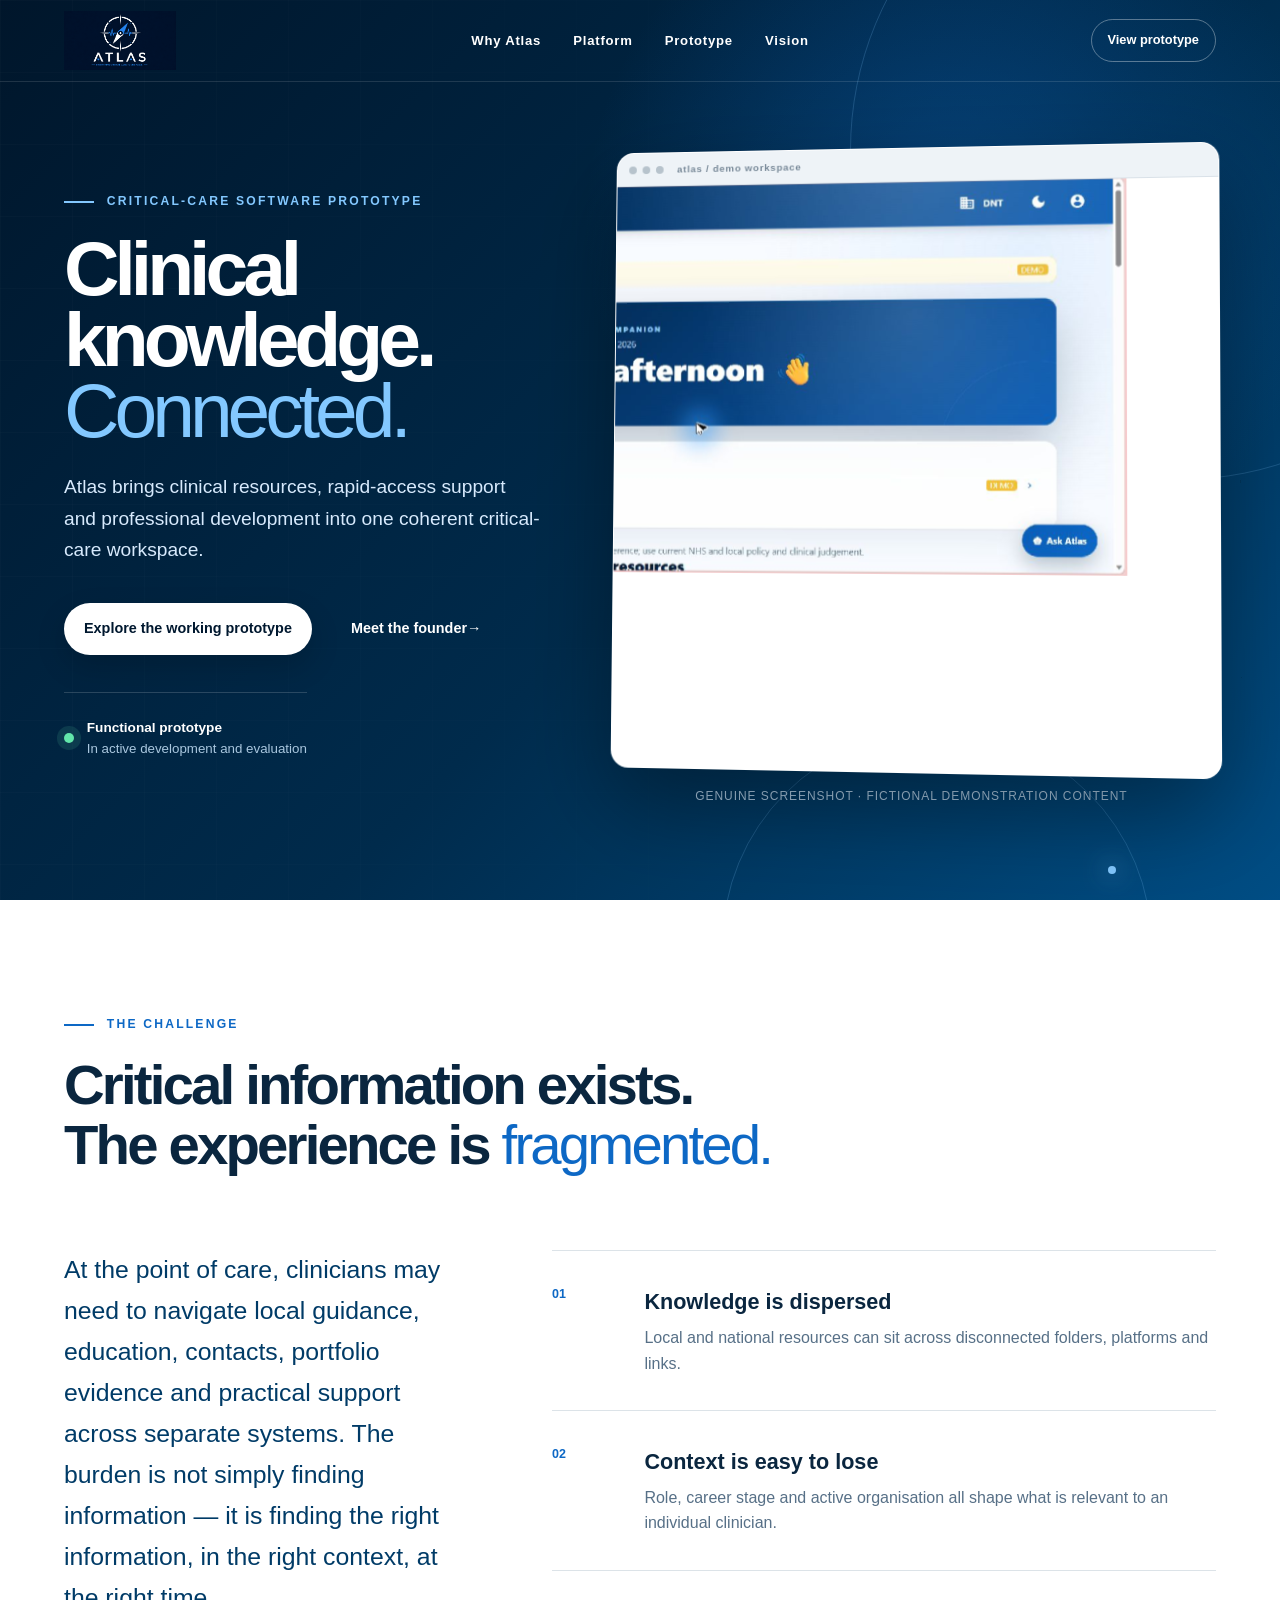
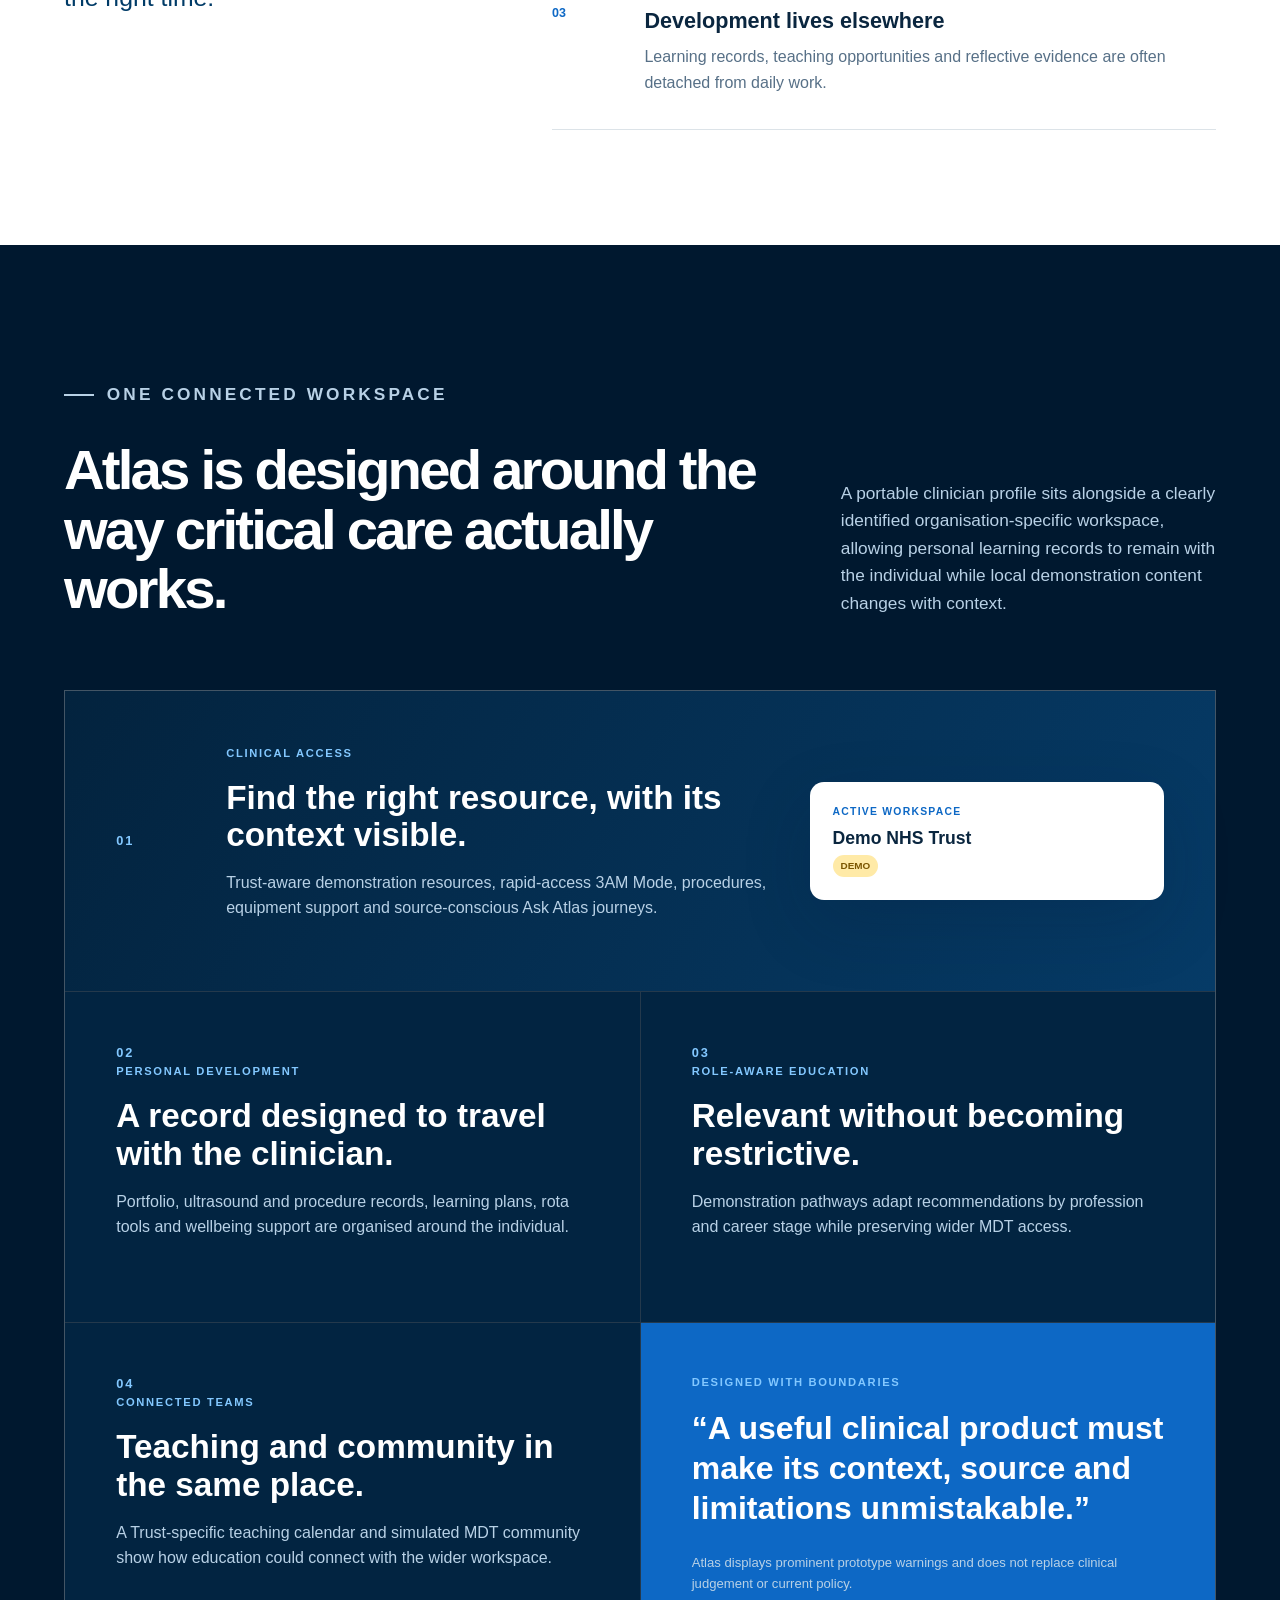
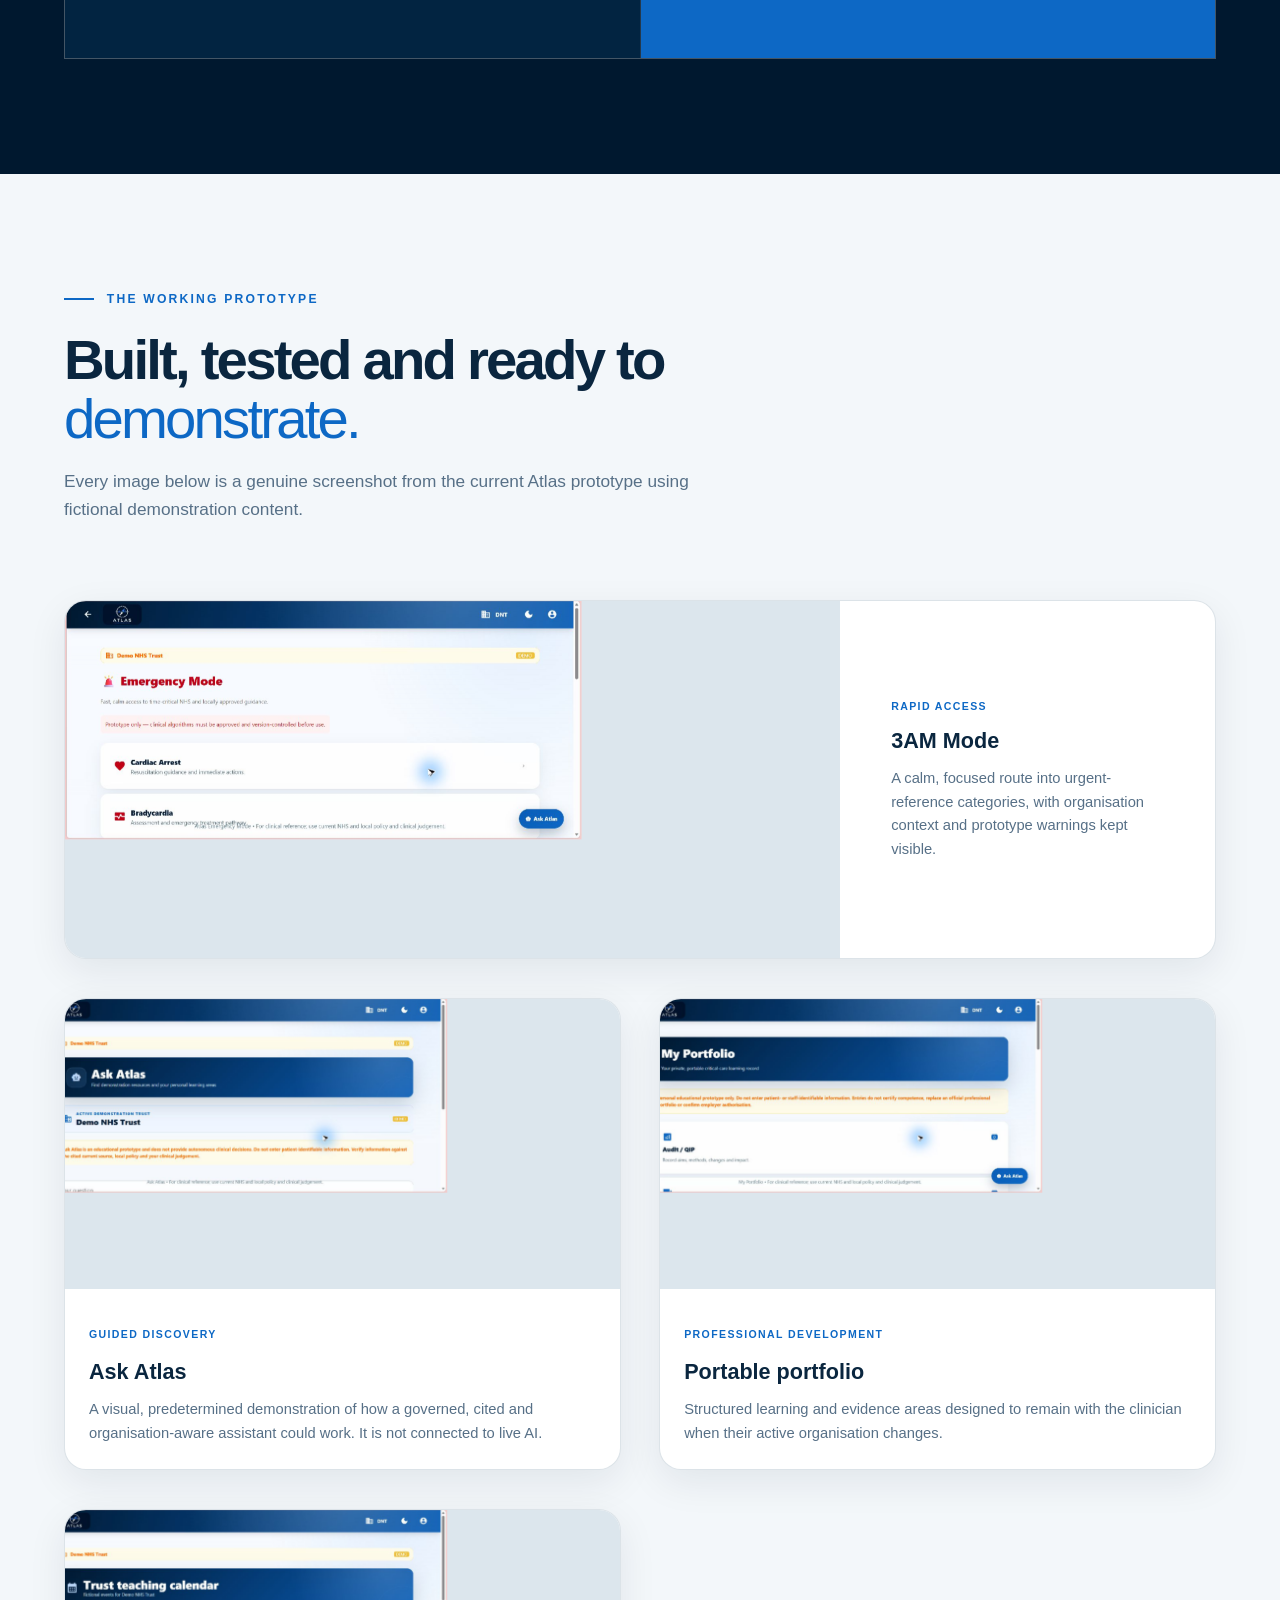
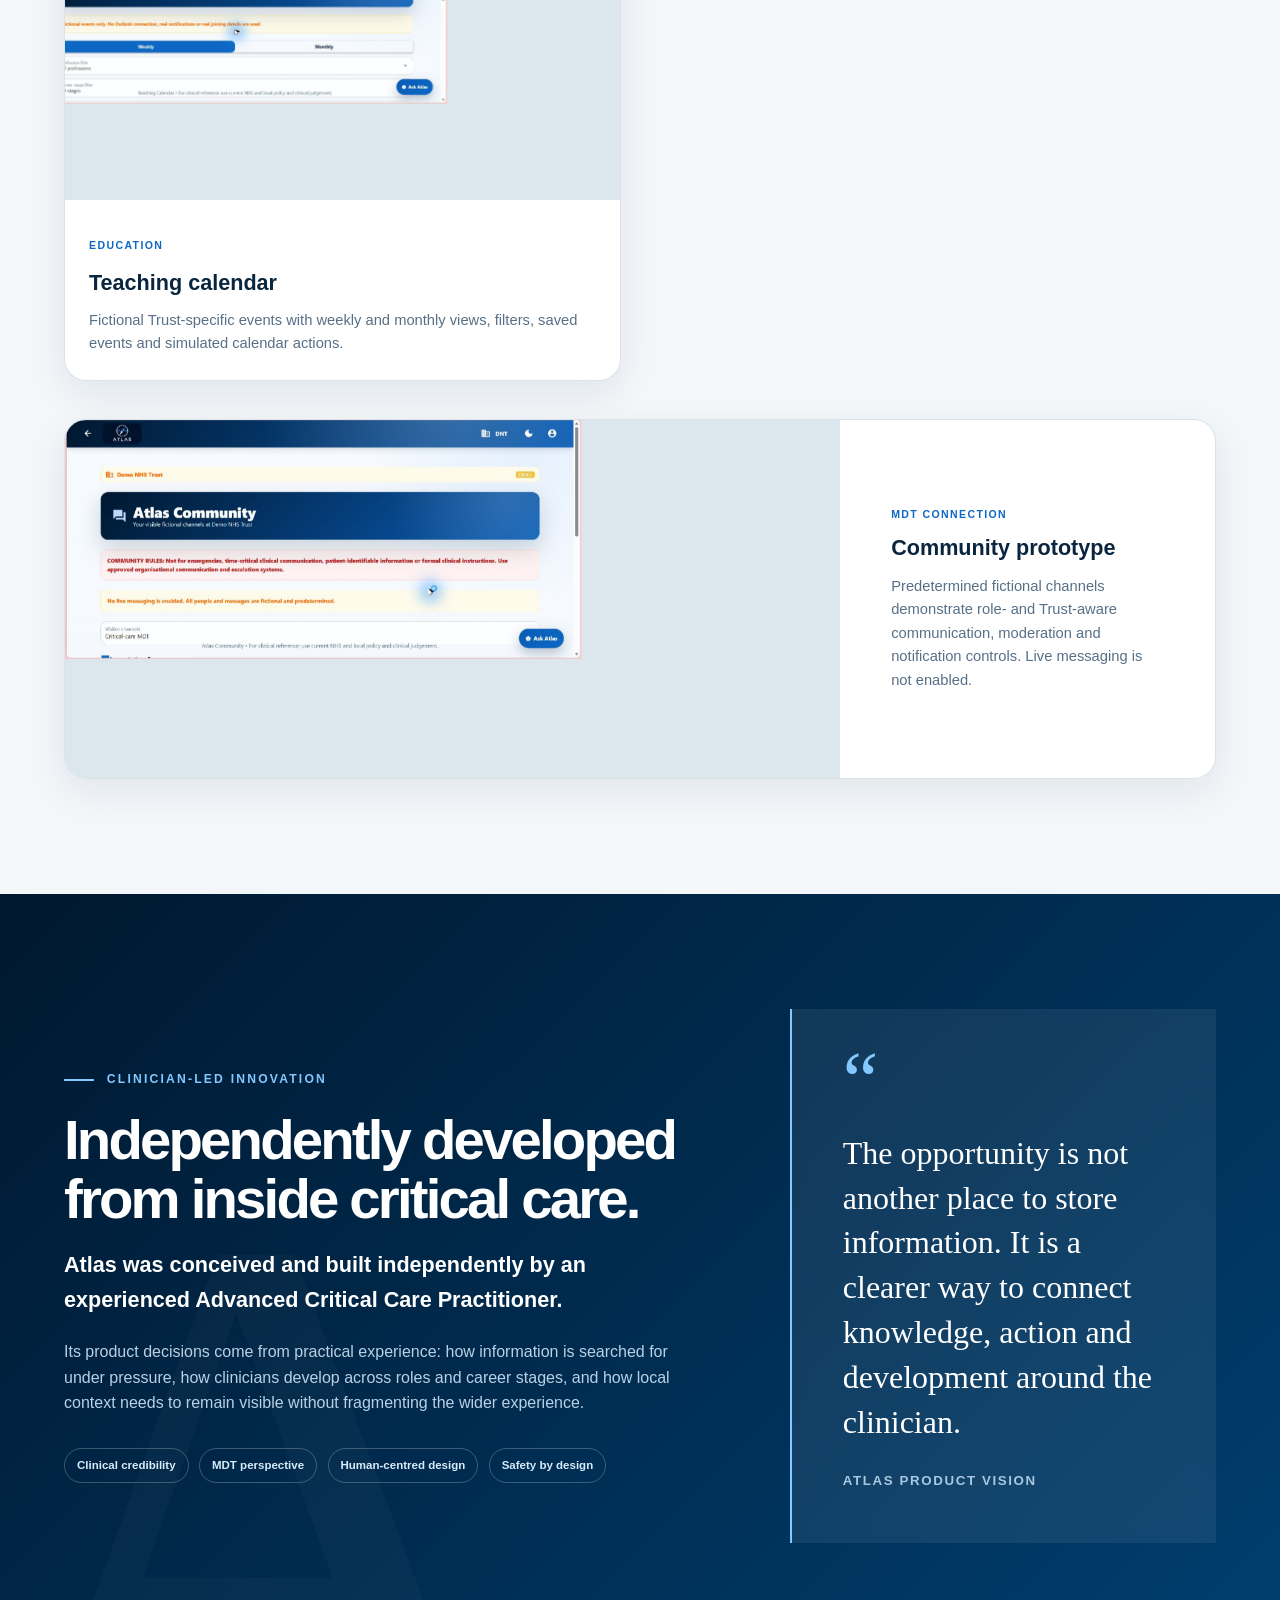
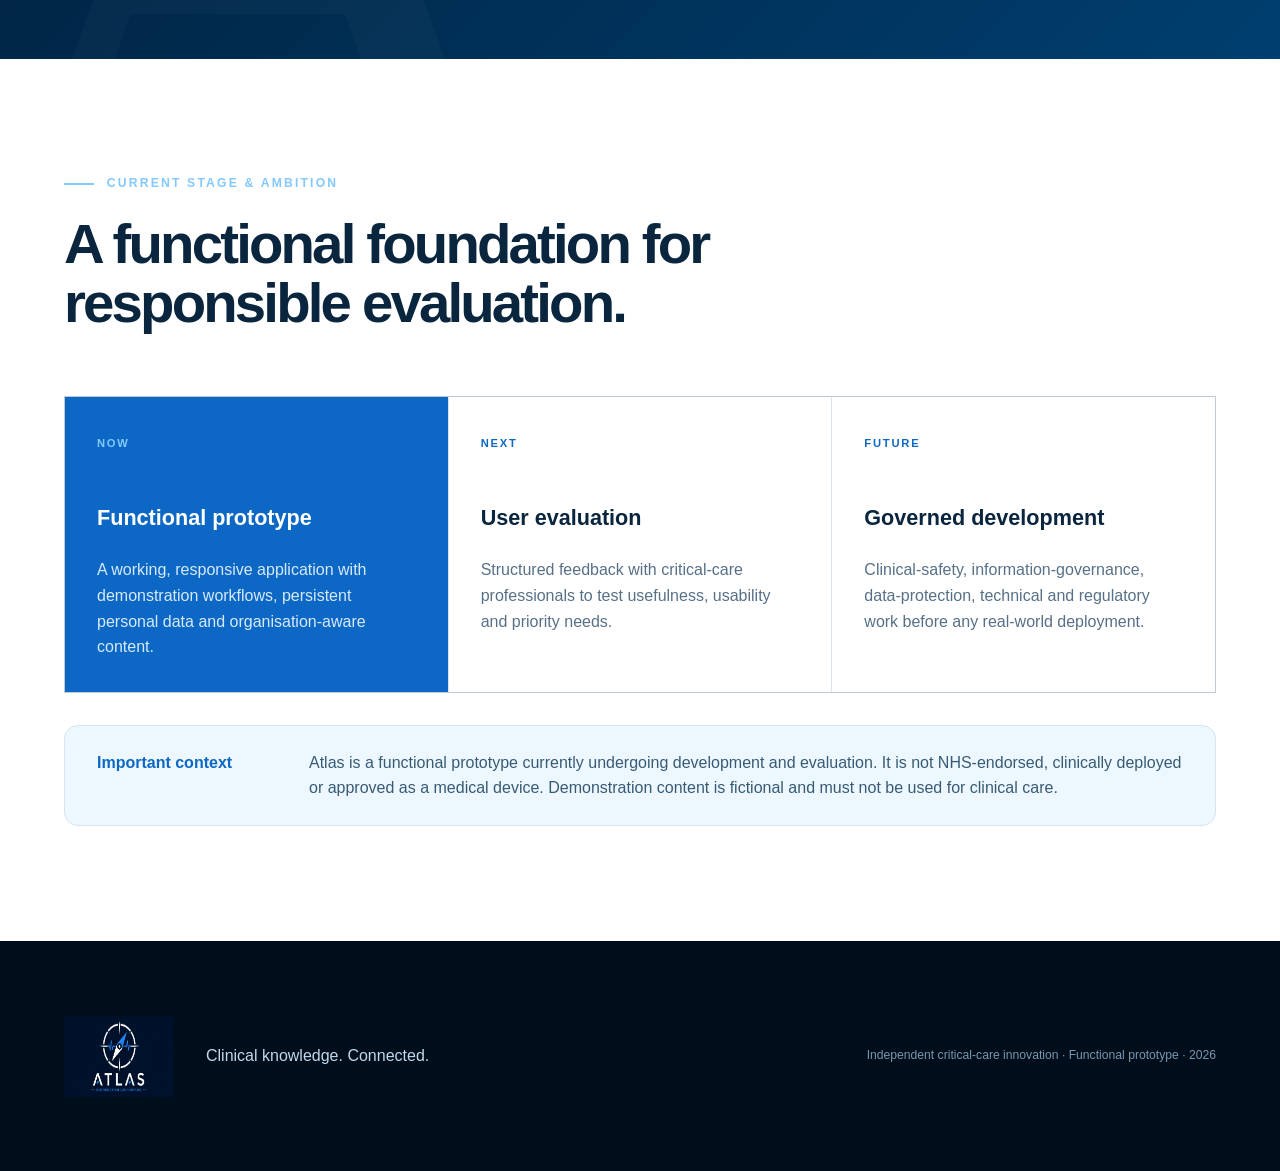
<file: index.html>
<!doctype html>
<html lang="en-GB">
<head>
  <meta charset="utf-8">
  <meta name="viewport" content="width=device-width, initial-scale=1">
  <meta name="description" content="Atlas is a functional critical-care software prototype independently developed by an Advanced Critical Care Practitioner.">
  <meta name="theme-color" content="#00182f">
  <meta property="og:title" content="Atlas — Clinical knowledge. Connected.">
  <meta property="og:description" content="A functional critical-care software prototype designed around the realities of clinical practice.">
  <meta property="og:type" content="website">
  <title>Atlas — Clinical knowledge. Connected.</title>
  <link rel="icon" href="assets/atlas-logo.png" type="image/png">
  <link rel="stylesheet" href="styles.css">
</head>
<body>
  <a class="skip-link" href="#main">Skip to main content</a>

  <header class="site-header" data-header>
    <a class="brand" href="#top" aria-label="Atlas home">
      <img src="assets/atlas-logo.png" alt="" width="116" height="78">
    </a>
    <nav aria-label="Primary navigation">
      <a href="#why">Why Atlas</a>
      <a href="#platform">Platform</a>
      <a href="#prototype">Prototype</a>
      <a href="#vision">Vision</a>
    </nav>
    <a class="header-cta" href="#prototype">View prototype</a>
  </header>

  <main id="main">
    <section class="hero" id="top" aria-labelledby="hero-title">
      <div class="hero-grid" aria-hidden="true"></div>
      <div class="hero-orbit hero-orbit-one" aria-hidden="true"></div>
      <div class="hero-orbit hero-orbit-two" aria-hidden="true"></div>
      <div class="hero-copy reveal">
        <p class="eyebrow"><span></span> Critical-care software prototype</p>
        <h1 id="hero-title">Clinical knowledge.<br><em>Connected.</em></h1>
        <p class="hero-intro">Atlas brings clinical resources, rapid-access support and professional development into one coherent critical-care workspace.</p>
        <div class="hero-actions">
          <a class="button button-primary" href="#prototype">Explore the working prototype</a>
          <a class="button button-quiet" href="#story">Meet the founder <span aria-hidden="true">→</span></a>
        </div>
        <div class="hero-status" aria-label="Project status">
          <span class="pulse" aria-hidden="true"></span>
          <div><strong>Functional prototype</strong><small>In active development and evaluation</small></div>
        </div>
      </div>

      <div class="hero-product reveal delay-one">
        <div class="product-frame">
          <div class="frame-bar" aria-hidden="true"><span></span><span></span><span></span><b>atlas / demo workspace</b></div>
          <img src="assets/atlas-home.png" alt="Atlas prototype home screen showing a fictional Demo NHS Trust workspace" width="1280" height="590">
        </div>
        <p class="image-note">Genuine screenshot · fictional demonstration content</p>
      </div>
    </section>

    <section class="problem section" id="why" aria-labelledby="problem-title">
      <div class="section-heading reveal">
        <p class="eyebrow dark"><span></span> The challenge</p>
        <h2 id="problem-title">Critical information exists.<br>The experience is <em>fragmented.</em></h2>
      </div>
      <div class="problem-layout">
        <p class="problem-lead reveal">At the point of care, clinicians may need to navigate local guidance, education, contacts, portfolio evidence and practical support across separate systems. The burden is not simply finding information — it is finding the right information, in the right context, at the right time.</p>
        <div class="fragment-stack" aria-label="Examples of fragmentation">
          <article class="fragment reveal"><span>01</span><div><h3>Knowledge is dispersed</h3><p>Local and national resources can sit across disconnected folders, platforms and links.</p></div></article>
          <article class="fragment reveal delay-one"><span>02</span><div><h3>Context is easy to lose</h3><p>Role, career stage and active organisation all shape what is relevant to an individual clinician.</p></div></article>
          <article class="fragment reveal delay-two"><span>03</span><div><h3>Development lives elsewhere</h3><p>Learning records, teaching opportunities and reflective evidence are often detached from daily work.</p></div></article>
        </div>
      </div>
    </section>

    <section class="platform section" id="platform" aria-labelledby="platform-title">
      <div class="platform-intro reveal">
        <p class="eyebrow"><span></span> One connected workspace</p>
        <h2 id="platform-title">Atlas is designed around the way critical care actually works.</h2>
        <p>A portable clinician profile sits alongside a clearly identified organisation-specific workspace, allowing personal learning records to remain with the individual while local demonstration content changes with context.</p>
      </div>

      <div class="capability-grid">
        <article class="capability capability-wide reveal">
          <div class="capability-number">01</div>
          <div><p class="tag">Clinical access</p><h3>Find the right resource, with its context visible.</h3><p>Trust-aware demonstration resources, rapid-access 3AM Mode, procedures, equipment support and source-conscious Ask Atlas journeys.</p></div>
          <div class="mini-interface" aria-hidden="true"><span>Active workspace</span><strong>Demo NHS Trust</strong><i>DEMO</i></div>
        </article>
        <article class="capability reveal delay-one">
          <div class="capability-number">02</div>
          <p class="tag">Personal development</p>
          <h3>A record designed to travel with the clinician.</h3>
          <p>Portfolio, ultrasound and procedure records, learning plans, rota tools and wellbeing support are organised around the individual.</p>
        </article>
        <article class="capability reveal delay-two">
          <div class="capability-number">03</div>
          <p class="tag">Role-aware education</p>
          <h3>Relevant without becoming restrictive.</h3>
          <p>Demonstration pathways adapt recommendations by profession and career stage while preserving wider MDT access.</p>
        </article>
        <article class="capability reveal">
          <div class="capability-number">04</div>
          <p class="tag">Connected teams</p>
          <h3>Teaching and community in the same place.</h3>
          <p>A Trust-specific teaching calendar and simulated MDT community show how education could connect with the wider workspace.</p>
        </article>
        <article class="capability capability-accent reveal delay-one">
          <p class="tag">Designed with boundaries</p>
          <blockquote>“A useful clinical product must make its context, source and limitations unmistakable.”</blockquote>
          <p class="small">Atlas displays prominent prototype warnings and does not replace clinical judgement or current policy.</p>
        </article>
      </div>
    </section>

    <section class="prototype section" id="prototype" aria-labelledby="prototype-title">
      <div class="section-heading reveal">
        <p class="eyebrow dark"><span></span> The working prototype</p>
        <h2 id="prototype-title">Built, tested and ready to <em>demonstrate.</em></h2>
        <p>Every image below is a genuine screenshot from the current Atlas prototype using fictional demonstration content.</p>
      </div>

      <div class="gallery">
        <figure class="gallery-item gallery-feature reveal">
          <button class="screenshot-button" type="button" data-image="assets/atlas-3am-mode.png" data-caption="3AM Mode — rapid-access demonstration pathways with clear prototype boundaries">
            <img src="assets/atlas-3am-mode.png" alt="Atlas 3AM Mode showing fictional rapid-access clinical categories and prototype warnings" width="1280" height="590" loading="lazy">
            <span class="zoom-label">View full screen</span>
          </button>
          <figcaption><span>Rapid access</span><strong>3AM Mode</strong><p>A calm, focused route into urgent-reference categories, with organisation context and prototype warnings kept visible.</p></figcaption>
        </figure>

        <figure class="gallery-item reveal delay-one">
          <button class="screenshot-button" type="button" data-image="assets/atlas-ask-atlas.png" data-caption="Ask Atlas — a source-conscious, predetermined educational demonstration">
            <img src="assets/atlas-ask-atlas.png" alt="Ask Atlas educational prototype displaying the active fictional Trust and clinical safety wording" width="1280" height="590" loading="lazy">
            <span class="zoom-label">View full screen</span>
          </button>
          <figcaption><span>Guided discovery</span><strong>Ask Atlas</strong><p>A visual, predetermined demonstration of how a governed, cited and organisation-aware assistant could work. It is not connected to live AI.</p></figcaption>
        </figure>

        <figure class="gallery-item reveal">
          <button class="screenshot-button" type="button" data-image="assets/atlas-portfolio.png" data-caption="My Portfolio — a portable personal critical-care learning record">
            <img src="assets/atlas-portfolio.png" alt="Atlas My Portfolio screen showing a private portable critical-care learning record" width="1280" height="590" loading="lazy">
            <span class="zoom-label">View full screen</span>
          </button>
          <figcaption><span>Professional development</span><strong>Portable portfolio</strong><p>Structured learning and evidence areas designed to remain with the clinician when their active organisation changes.</p></figcaption>
        </figure>

        <figure class="gallery-item reveal delay-one">
          <button class="screenshot-button" type="button" data-image="assets/atlas-teaching-calendar.png" data-caption="Teaching calendar — fictional Trust-specific events with role and career-stage filters">
            <img src="assets/atlas-teaching-calendar.png" alt="Atlas Trust teaching calendar with weekly and monthly views and fictional event notice" width="1280" height="590" loading="lazy">
            <span class="zoom-label">View full screen</span>
          </button>
          <figcaption><span>Education</span><strong>Teaching calendar</strong><p>Fictional Trust-specific events with weekly and monthly views, filters, saved events and simulated calendar actions.</p></figcaption>
        </figure>

        <figure class="gallery-item gallery-wide reveal">
          <button class="screenshot-button" type="button" data-image="assets/atlas-community.png" data-caption="Atlas Community — fictional, predetermined MDT channels with visible safety rules">
            <img src="assets/atlas-community.png" alt="Atlas Community prototype showing fictional channels and clear communication safety rules" width="1280" height="590" loading="lazy">
            <span class="zoom-label">View full screen</span>
          </button>
          <figcaption><span>MDT connection</span><strong>Community prototype</strong><p>Predetermined fictional channels demonstrate role- and Trust-aware communication, moderation and notification controls. Live messaging is not enabled.</p></figcaption>
        </figure>
      </div>
    </section>

    <section class="founder section" id="story" aria-labelledby="founder-title">
      <div class="founder-mark" aria-hidden="true">A</div>
      <div class="founder-copy reveal">
        <p class="eyebrow"><span></span> Clinician-led innovation</p>
        <h2 id="founder-title">Independently developed from inside critical care.</h2>
        <p class="founder-lead">Atlas was conceived and built independently by an experienced Advanced Critical Care Practitioner.</p>
        <p>Its product decisions come from practical experience: how information is searched for under pressure, how clinicians develop across roles and career stages, and how local context needs to remain visible without fragmenting the wider experience.</p>
        <div class="founder-principles">
          <span>Clinical credibility</span><span>MDT perspective</span><span>Human-centred design</span><span>Safety by design</span>
        </div>
      </div>
      <aside class="founder-quote reveal delay-one">
        <span class="quote-mark" aria-hidden="true">“</span>
        <p>The opportunity is not another place to store information. It is a clearer way to connect knowledge, action and development around the clinician.</p>
        <small>Atlas product vision</small>
      </aside>
    </section>

    <section class="vision section" id="vision" aria-labelledby="vision-title">
      <div class="vision-header reveal">
        <p class="eyebrow"><span></span> Current stage &amp; ambition</p>
        <h2 id="vision-title">A functional foundation for responsible evaluation.</h2>
      </div>
      <div class="roadmap" role="list">
        <article class="roadmap-item active reveal" role="listitem"><span>Now</span><div><h3>Functional prototype</h3><p>A working, responsive application with demonstration workflows, persistent personal data and organisation-aware content.</p></div></article>
        <article class="roadmap-item reveal delay-one" role="listitem"><span>Next</span><div><h3>User evaluation</h3><p>Structured feedback with critical-care professionals to test usefulness, usability and priority needs.</p></div></article>
        <article class="roadmap-item reveal delay-two" role="listitem"><span>Future</span><div><h3>Governed development</h3><p>Clinical-safety, information-governance, data-protection, technical and regulatory work before any real-world deployment.</p></div></article>
      </div>
      <div class="disclaimer reveal">
        <strong>Important context</strong>
        <p>Atlas is a functional prototype currently undergoing development and evaluation. It is not NHS-endorsed, clinically deployed or approved as a medical device. Demonstration content is fictional and must not be used for clinical care.</p>
      </div>
    </section>
  </main>

  <footer>
    <a class="footer-brand" href="#top"><img src="assets/atlas-logo.png" alt="Atlas" width="120" height="81"></a>
    <p>Clinical knowledge. Connected.</p>
    <p class="footer-meta">Independent critical-care innovation · Functional prototype · 2026</p>
  </footer>

  <dialog class="lightbox" aria-label="Prototype screenshot" data-lightbox>
    <button type="button" class="lightbox-close" data-close aria-label="Close screenshot">×</button>
    <img data-lightbox-image alt="">
    <p data-lightbox-caption></p>
  </dialog>

  <script src="script.js"></script>
</body>
</html>
</file>
<file: styles.css>
:root {
  --navy: #00182f;
  --navy-2: #003b67;
  --blue: #0d68c5;
  --cyan: #83c8ff;
  --ice: #edf7ff;
  --paper: #f7fafc;
  --ink: #0a263f;
  --muted: #577087;
  --line: rgba(9, 57, 92, .14);
  --white: #fff;
  --gold: #ffd664;
  --max: 1240px;
  --radius: 22px;
  --shadow: 0 24px 70px rgba(0, 24, 47, .16);
}

* { box-sizing: border-box; }
html { scroll-behavior: smooth; }
body {
  margin: 0;
  color: var(--ink);
  background: var(--paper);
  font-family: Inter, Aptos, "Segoe UI", Arial, sans-serif;
  font-size: 16px;
  line-height: 1.6;
  text-rendering: optimizeLegibility;
}
img { max-width: 100%; display: block; }
a { color: inherit; }
button, a { -webkit-tap-highlight-color: transparent; }
:focus-visible { outline: 3px solid var(--gold); outline-offset: 4px; }
.skip-link { position: fixed; left: 1rem; top: -5rem; z-index: 999; background: var(--white); padding: .8rem 1rem; border-radius: 8px; font-weight: 800; }
.skip-link:focus { top: 1rem; }

.site-header {
  position: fixed;
  inset: 0 0 auto 0;
  z-index: 30;
  height: 82px;
  display: grid;
  grid-template-columns: 1fr auto 1fr;
  align-items: center;
  gap: 2rem;
  padding: 0 clamp(1.25rem, 5vw, 5rem);
  color: var(--white);
  border-bottom: 1px solid rgba(255,255,255,.12);
  transition: background .25s ease, height .25s ease, box-shadow .25s ease;
}
.site-header.scrolled { height: 70px; background: rgba(0,24,47,.94); backdrop-filter: blur(14px); box-shadow: 0 8px 30px rgba(0,0,0,.16); }
.brand { width: 112px; text-decoration: none; }
.brand img { width: 100%; height: 62px; object-fit: contain; object-position: left center; }
.site-header nav { display: flex; align-items: center; gap: clamp(1.2rem, 2.5vw, 2.8rem); }
.site-header nav a { text-decoration: none; font-size: .82rem; font-weight: 750; letter-spacing: .06em; }
.site-header nav a:hover { color: var(--cyan); }
.header-cta { justify-self: end; border: 1px solid rgba(255,255,255,.35); padding: .62rem 1rem; border-radius: 999px; text-decoration: none; font-size: .8rem; font-weight: 800; }
.header-cta:hover { background: var(--white); color: var(--navy); }

.hero {
  min-height: 100vh;
  position: relative;
  overflow: hidden;
  display: grid;
  grid-template-columns: minmax(0, .88fr) minmax(520px, 1.12fr);
  align-items: center;
  gap: clamp(2rem, 5vw, 6rem);
  padding: 132px max(5vw, calc((100vw - var(--max))/2)) 80px;
  color: var(--white);
  background: radial-gradient(circle at 75% 25%, rgba(13,104,197,.42), transparent 32%), linear-gradient(135deg, #00162b 0%, #002b4c 56%, #004d85 100%);
}
.hero-grid { position: absolute; inset: 0; opacity: .14; background-image: linear-gradient(rgba(255,255,255,.12) 1px, transparent 1px), linear-gradient(90deg, rgba(255,255,255,.12) 1px, transparent 1px); background-size: 72px 72px; mask-image: linear-gradient(90deg, #000, transparent 70%); }
.hero-orbit { position: absolute; border: 1px solid rgba(131,200,255,.2); border-radius: 50%; pointer-events: none; }
.hero-orbit::after { content: ""; position: absolute; width: 8px; height: 8px; border-radius: 50%; background: var(--cyan); box-shadow: 0 0 25px var(--cyan); }
.hero-orbit-one { width: 660px; height: 660px; right: -230px; top: -180px; animation: orbit 26s linear infinite; }
.hero-orbit-one::after { left: 70px; top: 100px; }
.hero-orbit-two { width: 430px; height: 430px; right: 10%; bottom: -260px; animation: orbit 18s linear infinite reverse; }
.hero-orbit-two::after { right: 35px; top: 135px; }
@keyframes orbit { to { transform: rotate(360deg); } }
.hero-copy, .hero-product { position: relative; z-index: 2; }
.eyebrow { margin: 0 0 1.3rem; color: var(--cyan); display: flex; align-items: center; gap: .8rem; font-size: .76rem; font-weight: 900; text-transform: uppercase; letter-spacing: .18em; }
.eyebrow span { width: 30px; height: 2px; background: currentColor; }
.eyebrow.dark { color: var(--blue); }
h1, h2, h3, p { margin-top: 0; }
h1 { margin-bottom: 1.5rem; font-size: clamp(3.5rem, 6vw, 6.5rem); line-height: .93; letter-spacing: -.065em; max-width: 760px; }
h1 em, h2 em { color: var(--cyan); font-style: normal; font-weight: 400; }
.hero-intro { max-width: 600px; color: #d7eafd; font-size: clamp(1.08rem, 1.5vw, 1.3rem); line-height: 1.65; }
.hero-actions { display: flex; align-items: center; flex-wrap: wrap; gap: 1.2rem; margin: 2.3rem 0; }
.button { display: inline-flex; align-items: center; justify-content: center; min-height: 52px; padding: .8rem 1.25rem; border-radius: 999px; text-decoration: none; font-weight: 850; font-size: .9rem; }
.button-primary { background: var(--white); color: var(--navy); box-shadow: 0 12px 30px rgba(0,0,0,.16); }
.button-primary:hover { background: var(--cyan); }
.button-quiet { color: var(--white); }
.button-quiet:hover { color: var(--cyan); }
.hero-status { display: inline-flex; align-items: center; gap: .8rem; padding-top: 1.5rem; border-top: 1px solid rgba(255,255,255,.16); }
.hero-status div { display: grid; }
.hero-status strong { font-size: .85rem; }
.hero-status small { color: #a9c7df; }
.pulse { width: 10px; height: 10px; border-radius: 50%; background: #62e6aa; box-shadow: 0 0 0 7px rgba(98,230,170,.12); }
.product-frame { overflow: hidden; border: 1px solid rgba(255,255,255,.27); border-radius: 18px; background: var(--white); box-shadow: 0 35px 90px rgba(0,0,0,.37); transform: perspective(1400px) rotateY(-5deg) rotateX(2deg); transition: transform .4s ease; }
.product-frame:hover { transform: perspective(1400px) rotateY(0) rotateX(0) translateY(-5px); }
.frame-bar { height: 34px; display: flex; align-items: center; gap: 6px; padding: 0 12px; background: #eef3f7; border-bottom: 1px solid #d9e1e8; }
.frame-bar span { width: 8px; height: 8px; border-radius: 50%; background: #b7c3cc; }
.frame-bar b { margin-left: 8px; color: #788998; font-size: .62rem; letter-spacing: .08em; font-weight: 700; }
.product-frame img { width: 100%; aspect-ratio: 1280/590; object-fit: cover; object-position: top; }
.image-note { margin: 1rem 0 0; color: #a9c7df; font-size: .75rem; text-align: center; letter-spacing: .08em; text-transform: uppercase; }

.section { padding: clamp(5rem, 9vw, 9rem) max(5vw, calc((100vw - var(--max))/2)); }
.section-heading { max-width: 880px; margin-bottom: clamp(3rem, 6vw, 5rem); }
.section-heading h2, .platform-intro h2, .founder-copy h2, .vision-header h2 { margin-bottom: 1.25rem; font-size: clamp(2.5rem, 4.4vw, 4.7rem); line-height: 1.05; letter-spacing: -.05em; }
.section-heading h2 em { color: var(--blue); }
.section-heading > p:last-child { max-width: 680px; color: var(--muted); font-size: 1.08rem; }

.problem { background: var(--white); }
.problem-layout { display: grid; grid-template-columns: .75fr 1.25fr; gap: clamp(3rem, 7vw, 7rem); align-items: start; }
.problem-lead { position: sticky; top: 130px; color: var(--navy-2); font-size: clamp(1.2rem, 2vw, 1.55rem); line-height: 1.65; }
.fragment-stack { border-top: 1px solid var(--line); }
.fragment { display: grid; grid-template-columns: 70px 1fr; gap: 1.4rem; padding: 2.1rem 0; border-bottom: 1px solid var(--line); }
.fragment > span { color: var(--blue); font-weight: 900; font-size: .78rem; }
.fragment h3 { margin-bottom: .35rem; font-size: 1.35rem; }
.fragment p { margin: 0; color: var(--muted); }

.platform { color: var(--white); background: var(--navy); }
.platform-intro { display: grid; grid-template-columns: 1.3fr .7fr; gap: 5rem; align-items: end; margin-bottom: 4.5rem; }
.platform-intro .eyebrow { grid-column: 1 / -1; margin-bottom: -3rem; }
.platform-intro h2 { margin: 0; }
.platform-intro > p { margin: 0; color: #b8d1e6; font-size: 1.08rem; }
.capability-grid { display: grid; grid-template-columns: repeat(2, 1fr); gap: 1px; background: rgba(255,255,255,.14); border: 1px solid rgba(255,255,255,.14); }
.capability { position: relative; min-height: 330px; padding: clamp(2rem, 4vw, 3.4rem); background: #022441; }
.capability-wide { grid-column: 1 / -1; min-height: 300px; display: grid; grid-template-columns: 70px 1fr minmax(250px, .65fr); align-items: center; gap: 2.5rem; background: linear-gradient(120deg, #03233e, #063b67); }
.capability-number { color: var(--cyan); font-weight: 900; font-size: .8rem; letter-spacing: .16em; }
.capability .tag { margin-bottom: 1rem; color: var(--cyan); text-transform: uppercase; letter-spacing: .15em; font-size: .7rem; font-weight: 900; }
.capability h3 { margin-bottom: 1rem; max-width: 540px; font-size: clamp(1.5rem, 2.6vw, 2.4rem); line-height: 1.13; }
.capability > p, .capability div > p { color: #b8d1e6; }
.mini-interface { display: grid; gap: .2rem; padding: 1.4rem; color: var(--ink); background: var(--white); border-radius: 14px; box-shadow: var(--shadow); }
.mini-interface span { color: var(--blue); text-transform: uppercase; letter-spacing: .12em; font-size: .65rem; font-weight: 900; }
.mini-interface strong { font-size: 1.1rem; }
.mini-interface i { width: max-content; padding: .2rem .5rem; border-radius: 999px; color: #7b5600; background: #ffeaa7; font-style: normal; font-size: .62rem; font-weight: 900; }
.capability-accent { background: var(--blue); }
.capability blockquote { margin: 1rem 0 1.5rem; font-size: clamp(1.4rem, 2.5vw, 2.15rem); line-height: 1.25; font-weight: 750; }
.capability .small { font-size: .82rem; }

.prototype { background: #f3f7fa; }
.gallery { display: grid; grid-template-columns: repeat(2, minmax(0, 1fr)); gap: clamp(1.3rem, 3vw, 2.5rem); }
.gallery-item { margin: 0; background: var(--white); border-radius: var(--radius); overflow: hidden; box-shadow: 0 12px 38px rgba(0,24,47,.08); border: 1px solid var(--line); }
.gallery-feature, .gallery-wide { grid-column: 1 / -1; display: grid; grid-template-columns: 1.55fr .75fr; }
.screenshot-button { position: relative; width: 100%; padding: 0; border: 0; cursor: zoom-in; background: #dce6ed; overflow: hidden; }
.screenshot-button img { width: 100%; height: 100%; min-height: 290px; object-fit: cover; object-position: top; transition: transform .5s ease, filter .5s ease; }
.screenshot-button:hover img { transform: scale(1.025); filter: saturate(1.08); }
.zoom-label { position: absolute; right: 1rem; bottom: 1rem; padding: .5rem .8rem; border-radius: 999px; color: var(--white); background: rgba(0,24,47,.82); font-size: .7rem; font-weight: 800; opacity: 0; transform: translateY(5px); transition: .25s ease; }
.screenshot-button:hover .zoom-label, .screenshot-button:focus-visible .zoom-label { opacity: 1; transform: none; }
.gallery-item figcaption { padding: 1.5rem; }
.gallery-feature figcaption, .gallery-wide figcaption { padding: clamp(2rem, 4vw, 3.5rem); display: flex; flex-direction: column; justify-content: center; }
.gallery-item figcaption span { color: var(--blue); text-transform: uppercase; letter-spacing: .13em; font-size: .66rem; font-weight: 900; }
.gallery-item figcaption strong { display: block; margin: .55rem 0; font-size: 1.35rem; }
.gallery-item figcaption p { margin: 0; color: var(--muted); font-size: .92rem; }

.founder { position: relative; overflow: hidden; display: grid; grid-template-columns: .95fr .65fr; gap: clamp(3rem, 8vw, 8rem); align-items: center; color: var(--white); background: linear-gradient(135deg, #00182f, #003f70); }
.founder-mark { position: absolute; left: -3vw; bottom: -22vw; color: rgba(255,255,255,.025); font-family: Georgia, serif; font-size: min(65vw, 850px); line-height: 1; }
.founder-copy, .founder-quote { position: relative; z-index: 2; }
.founder-lead { color: var(--white); font-size: 1.35rem; font-weight: 700; }
.founder-copy > p:not(.eyebrow):not(.founder-lead) { color: #b8d1e6; }
.founder-principles { display: flex; flex-wrap: wrap; gap: .65rem; margin-top: 2rem; }
.founder-principles span { padding: .45rem .75rem; border: 1px solid rgba(255,255,255,.23); border-radius: 999px; color: #d8ebfa; font-size: .72rem; font-weight: 800; }
.founder-quote { padding: clamp(2rem, 4vw, 3.5rem); border-left: 2px solid var(--cyan); background: rgba(255,255,255,.07); backdrop-filter: blur(8px); }
.quote-mark { color: var(--cyan); font-family: Georgia, serif; font-size: 5rem; line-height: .5; }
.founder-quote p { margin: 1rem 0 1.4rem; font-family: Georgia, serif; font-size: clamp(1.4rem, 2.5vw, 2rem); line-height: 1.4; }
.founder-quote small { color: #a9c7df; text-transform: uppercase; letter-spacing: .12em; font-weight: 800; }

.vision { background: var(--white); }
.vision-header { max-width: 820px; margin-bottom: 4rem; }
.roadmap { display: grid; grid-template-columns: repeat(3, 1fr); gap: 1px; background: var(--line); border: 1px solid var(--line); }
.roadmap-item { min-height: 280px; padding: 2rem; background: var(--white); }
.roadmap-item.active { color: var(--white); background: var(--blue); }
.roadmap-item > span { display: inline-block; margin-bottom: 3rem; color: var(--blue); text-transform: uppercase; letter-spacing: .16em; font-size: .7rem; font-weight: 900; }
.roadmap-item.active > span { color: var(--cyan); }
.roadmap-item h3 { font-size: 1.35rem; }
.roadmap-item p { margin: 0; color: var(--muted); }
.roadmap-item.active p { color: #d7eafd; }
.disclaimer { display: grid; grid-template-columns: 180px 1fr; gap: 2rem; margin-top: 2rem; padding: 1.5rem 2rem; border: 1px solid #d5e4ef; border-radius: 14px; background: var(--ice); }
.disclaimer strong { color: var(--blue); }
.disclaimer p { margin: 0; color: #385b74; }

footer { min-height: 230px; display: grid; grid-template-columns: auto 1fr auto; align-items: center; gap: 2rem; padding: 3rem max(5vw, calc((100vw - var(--max))/2)); color: #c2d8ea; background: #000e1c; }
.footer-brand { width: 110px; }
.footer-brand img { width: 100%; }
footer > p { margin: 0; }
.footer-meta { color: #7897ae; font-size: .76rem; text-align: right; }

.lightbox { width: min(94vw, 1400px); max-width: none; padding: 0; border: 0; border-radius: 16px; color: var(--white); background: #061a2b; box-shadow: 0 30px 100px rgba(0,0,0,.55); }
.lightbox::backdrop { background: rgba(0,10,20,.88); backdrop-filter: blur(5px); }
.lightbox img { width: 100%; max-height: 82vh; object-fit: contain; background: #08131c; }
.lightbox p { margin: 0; padding: 1rem 1.4rem; color: #cae0ef; }
.lightbox-close { position: absolute; right: .7rem; top: .7rem; z-index: 2; width: 42px; height: 42px; border: 0; border-radius: 50%; color: var(--white); background: rgba(0,24,47,.86); font-size: 1.8rem; cursor: pointer; }

.reveal { opacity: 0; transform: translateY(24px); transition: opacity .7s ease, transform .7s ease; }
.reveal.visible { opacity: 1; transform: none; }
.delay-one { transition-delay: .1s; }
.delay-two { transition-delay: .2s; }

@media (max-width: 1050px) {
  .site-header { grid-template-columns: 1fr auto; }
  .site-header nav { display: none; }
  .hero { min-height: auto; grid-template-columns: 1fr; padding-top: 145px; }
  .hero-copy { max-width: 760px; }
  .hero-product { max-width: 900px; }
  .platform-intro { grid-template-columns: 1fr; gap: 1.5rem; }
  .platform-intro .eyebrow { grid-column: auto; margin-bottom: .5rem; }
  .capability-wide { grid-template-columns: 55px 1fr; }
  .mini-interface { grid-column: 2; }
  .founder { grid-template-columns: 1fr; }
}

@media (max-width: 760px) {
  .site-header { height: 68px; padding-inline: 1rem; }
  .site-header.scrolled { height: 64px; }
  .brand { width: 88px; }
  .brand img { height: 50px; }
  .header-cta { font-size: .72rem; padding: .5rem .8rem; }
  .hero { padding: 112px 1.2rem 4.5rem; gap: 3rem; }
  h1 { font-size: clamp(3rem, 15vw, 4.7rem); }
  .hero-actions { align-items: stretch; flex-direction: column; }
  .button { width: 100%; }
  .product-frame { transform: none; border-radius: 12px; }
  .image-note { font-size: .65rem; }
  .section { padding: 4.7rem 1.2rem; }
  .problem-layout { grid-template-columns: 1fr; gap: 2.2rem; }
  .problem-lead { position: static; }
  .fragment { grid-template-columns: 42px 1fr; }
  .capability-grid, .gallery, .roadmap { grid-template-columns: 1fr; }
  .capability, .capability-wide { grid-column: auto; min-height: 0; display: block; }
  .capability-number { margin-bottom: 2rem; }
  .mini-interface { margin-top: 2rem; }
  .gallery-feature, .gallery-wide { grid-column: auto; display: block; }
  .screenshot-button img { min-height: 210px; }
  .gallery-feature figcaption, .gallery-wide figcaption { padding: 1.5rem; }
  .founder-quote { padding: 2rem 1.4rem; }
  .roadmap-item { min-height: 0; }
  .roadmap-item > span { margin-bottom: 1.5rem; }
  .disclaimer { grid-template-columns: 1fr; gap: .5rem; padding: 1.25rem; }
  footer { grid-template-columns: 1fr; justify-items: start; padding: 3rem 1.2rem; }
  .footer-meta { text-align: left; }
}

@media (prefers-reduced-motion: reduce) {
  html { scroll-behavior: auto; }
  *, *::before, *::after { animation-duration: .01ms !important; animation-iteration-count: 1 !important; transition-duration: .01ms !important; }
  .reveal { opacity: 1; transform: none; }
}
</file>
